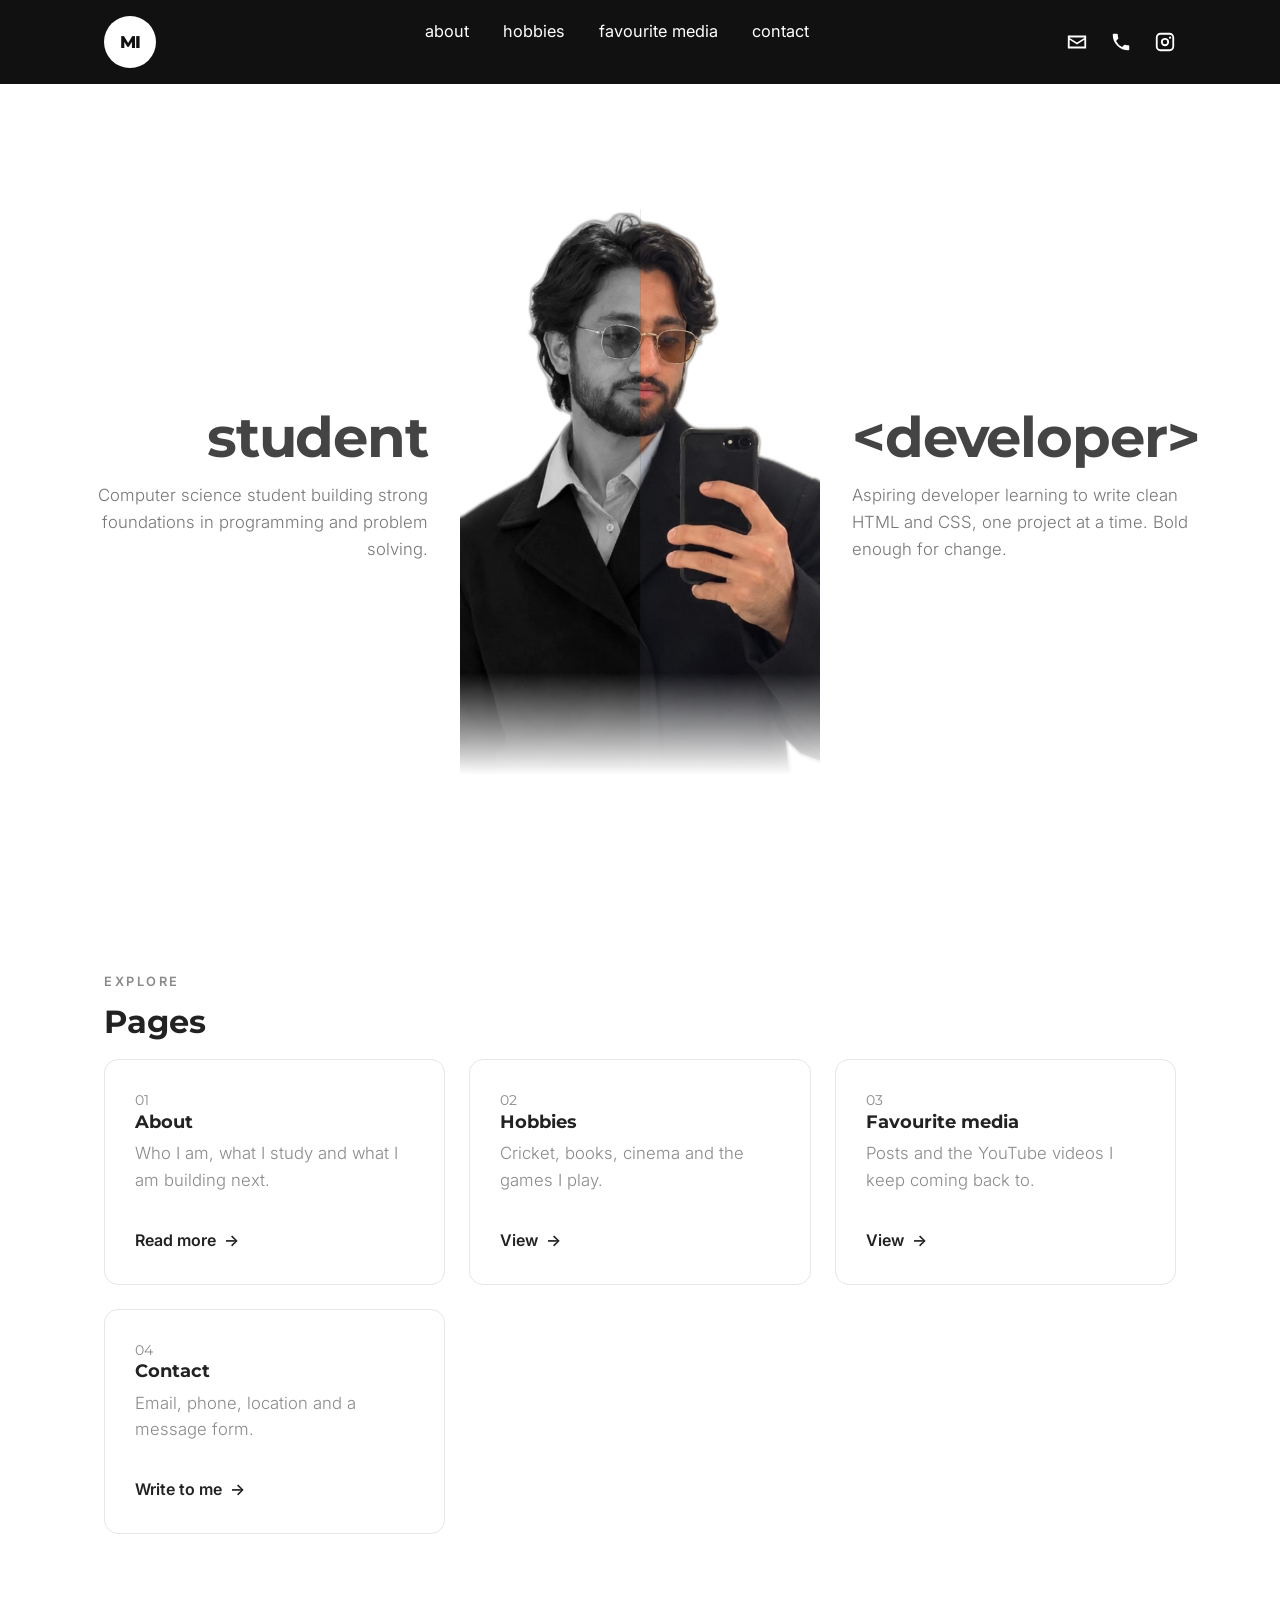
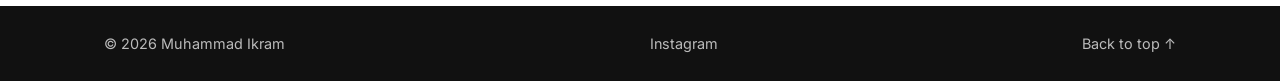
<file: index.html>
<!DOCTYPE html>
<html lang="en">
<head>
  <meta charset="UTF-8">
  <meta name="viewport" content="width=device-width, initial-scale=1.0">
  <meta name="description" content="Muhammad Ikram - CS student and aspiring developer.">
  <meta name="author" content="Muhammad Ikram">
  <title>Home | Muhammad Ikram</title>
  <link rel="icon" href="images/profile.png">
  <link rel="preconnect" href="https://fonts.googleapis.com">
  <link rel="preconnect" href="https://fonts.gstatic.com" crossorigin>
  <link href="https://fonts.googleapis.com/css2?family=Montserrat:wght@400;600;700;800&family=Inter:wght@300;400;600&display=swap" rel="stylesheet">
  <link rel="stylesheet" href="css/style.css">
</head>
<body id="top">
<header>
  <div class="topbar">
    <a class="logo" href="index.html" aria-label="Home">MI</a>
    <nav aria-label="Main navigation">
      <ul class="menu">
        <li><a href="about.html">about</a></li>
        <li><a href="hobbies.html">hobbies</a></li>
        <li><a href="media.html">favourite media</a></li>
        <li><a href="contact.html">contact</a></li>
      </ul>
    </nav>
    <div class="socials">
      <a href="mailto:ikramimtiaz147@gmail.com" aria-label="Email Muhammad Ikram"><svg viewBox="0 0 24 24" aria-hidden="true"><path d="M2 5h20v14H2zm2 2v.5l8 5 8-5V7zm16 10V9.6l-8 5-8-5V17z"/></svg></a>
      <a href="tel:03114432188" aria-label="Call Muhammad Ikram"><svg viewBox="0 0 24 24" aria-hidden="true"><path d="M6.6 10.8a15.1 15.1 0 0 0 6.6 6.6l2.2-2.2a1 1 0 0 1 1-.25 11.4 11.4 0 0 0 3.6.57 1 1 0 0 1 1 1V20a1 1 0 0 1-1 1A17 17 0 0 1 3 4a1 1 0 0 1 1-1h3.5a1 1 0 0 1 1 1c0 1.25.2 2.45.57 3.57a1 1 0 0 1-.25 1z"/></svg></a>
      <a href="https://www.instagram.com/i_k_ram39/" target="_blank" rel="noopener" aria-label="Instagram profile of Muhammad Ikram"><svg viewBox="0 0 24 24" aria-hidden="true"><path d="M7 2h10a5 5 0 0 1 5 5v10a5 5 0 0 1-5 5H7a5 5 0 0 1-5-5V7a5 5 0 0 1 5-5zm0 2a3 3 0 0 0-3 3v10a3 3 0 0 0 3 3h10a3 3 0 0 0 3-3V7a3 3 0 0 0-3-3H7zm5 3.5a4.5 4.5 0 1 1 0 9 4.5 4.5 0 0 1 0-9zm0 2a2.5 2.5 0 1 0 0 5 2.5 2.5 0 0 0 0-5zM17.5 6a1.25 1.25 0 1 1 0 2.5 1.25 1.25 0 0 1 0-2.5z"/></svg></a>
    </div>
  </div>
</header>
<main>
  <section class="stage">
    <article class="wrap stage-grid">
      <div class="word word-left">
        <a href="about.html">student</a>
        <p class="sub">Computer science student building strong foundations in programming and problem solving.</p>
      </div>
      <div class="split" aria-label="Portrait of Muhammad Ikram, split in black and white and colour">
        <img class="half-left" src="images/profile-cutout.png" alt="">
        <img class="half-right" src="images/profile-cutout.png" alt="Portrait of Muhammad Ikram wearing sunglasses and a dark coat">
      </div>
      <div class="word word-right">
        <a href="hobbies.html">&lt;developer&gt;</a>
        <p class="sub">Aspiring developer learning to write clean HTML and CSS, one project at a time. Bold enough for change.</p>
      </div>
    </article>
  </section>

  <section>
    <div class="wrap">
      <p class="eyebrow reveal">Explore</p>
      <h2 class="reveal">Pages</h2>
      <div class="grid">
        <a class="card tile reveal" href="about.html">
          <span class="num">01</span>
          <div><h3>About</h3><p>Who I am, what I study and what I am building next.</p></div>
          <span class="go">Read more <span>&rarr;</span></span>
        </a>
        <a class="card tile reveal d1" href="hobbies.html">
          <span class="num">02</span>
          <div><h3>Hobbies</h3><p>Cricket, books, cinema and the games I play.</p></div>
          <span class="go">View <span>&rarr;</span></span>
        </a>
        <a class="card tile reveal d2" href="media.html">
          <span class="num">03</span>
          <div><h3>Favourite media</h3><p>Posts and the YouTube videos I keep coming back to.</p></div>
          <span class="go">View <span>&rarr;</span></span>
        </a>
        <a class="card tile reveal d3" href="contact.html">
          <span class="num">04</span>
          <div><h3>Contact</h3><p>Email, phone, location and a message form.</p></div>
          <span class="go">Write to me <span>&rarr;</span></span>
        </a>
      </div>
    </div>
  </section>
</main>
<footer>
  <div class="wrap">
    <span>&copy; 2026 Muhammad Ikram</span>
    <a href="https://www.instagram.com/i_k_ram39/" target="_blank" rel="noopener">Instagram</a>
    <a href="#top">Back to top &uarr;</a>
  </div>
</footer>
<script src="js/main.js"></script>
</body>
</html>
</file>
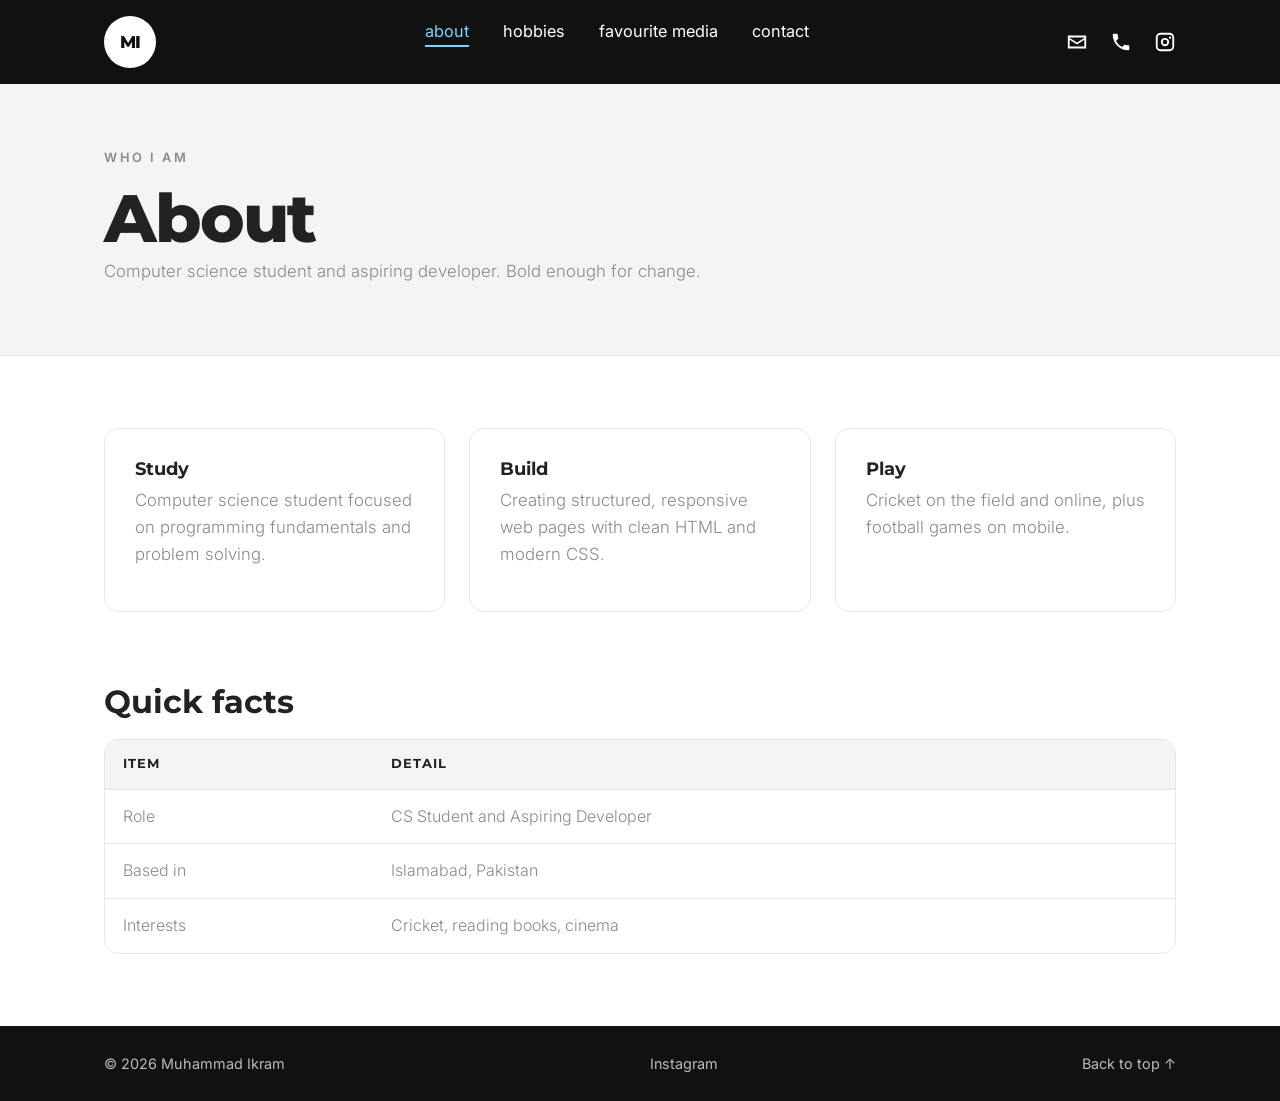
<file: about.html>
<!DOCTYPE html>
<html lang="en">
<head>
  <meta charset="UTF-8">
  <meta name="viewport" content="width=device-width, initial-scale=1.0">
  <meta name="description" content="Muhammad Ikram - About Muhammad Ikram.">
  <meta name="author" content="Muhammad Ikram">
  <title>About | Muhammad Ikram</title>
  <link rel="icon" href="images/profile.png">
  <link rel="preconnect" href="https://fonts.googleapis.com">
  <link rel="preconnect" href="https://fonts.gstatic.com" crossorigin>
  <link href="https://fonts.googleapis.com/css2?family=Montserrat:wght@400;600;700;800&family=Inter:wght@300;400;600&display=swap" rel="stylesheet">
  <link rel="stylesheet" href="css/style.css">
</head>
<body id="top">
<header>
  <div class="topbar">
    <a class="logo" href="index.html" aria-label="Home">MI</a>
    <nav aria-label="Main navigation">
      <ul class="menu">
        <li><a href="about.html" class="active" aria-current="page">about</a></li>
        <li><a href="hobbies.html">hobbies</a></li>
        <li><a href="media.html">favourite media</a></li>
        <li><a href="contact.html">contact</a></li>
      </ul>
    </nav>
    <div class="socials">
      <a href="mailto:ikramimtiaz147@gmail.com" aria-label="Email Muhammad Ikram"><svg viewBox="0 0 24 24" aria-hidden="true"><path d="M2 5h20v14H2zm2 2v.5l8 5 8-5V7zm16 10V9.6l-8 5-8-5V17z"/></svg></a>
      <a href="tel:03114432188" aria-label="Call Muhammad Ikram"><svg viewBox="0 0 24 24" aria-hidden="true"><path d="M6.6 10.8a15.1 15.1 0 0 0 6.6 6.6l2.2-2.2a1 1 0 0 1 1-.25 11.4 11.4 0 0 0 3.6.57 1 1 0 0 1 1 1V20a1 1 0 0 1-1 1A17 17 0 0 1 3 4a1 1 0 0 1 1-1h3.5a1 1 0 0 1 1 1c0 1.25.2 2.45.57 3.57a1 1 0 0 1-.25 1z"/></svg></a>
      <a href="https://www.instagram.com/i_k_ram39/" target="_blank" rel="noopener" aria-label="Instagram profile of Muhammad Ikram"><svg viewBox="0 0 24 24" aria-hidden="true"><path d="M7 2h10a5 5 0 0 1 5 5v10a5 5 0 0 1-5 5H7a5 5 0 0 1-5-5V7a5 5 0 0 1 5-5zm0 2a3 3 0 0 0-3 3v10a3 3 0 0 0 3 3h10a3 3 0 0 0 3-3V7a3 3 0 0 0-3-3H7zm5 3.5a4.5 4.5 0 1 1 0 9 4.5 4.5 0 0 1 0-9zm0 2a2.5 2.5 0 1 0 0 5 2.5 2.5 0 0 0 0-5zM17.5 6a1.25 1.25 0 1 1 0 2.5 1.25 1.25 0 0 1 0-2.5z"/></svg></a>
    </div>
  </div>
</header>
<main>
  <div class="band">
    <div class="wrap">
      <p class="eyebrow reveal">Who I am</p>
      <h1 class="reveal d1">About</h1>
      <p class="reveal d2">Computer science student and aspiring developer. Bold enough for change.</p>
    </div>
  </div>

  <section>
    <div class="wrap grid">
      <article class="card reveal">
        <h3>Study</h3>
        <p>Computer science student focused on programming fundamentals and problem solving.</p>
      </article>
      <article class="card reveal d1">
        <h3>Build</h3>
        <p>Creating structured, responsive web pages with clean HTML and modern CSS.</p>
      </article>
      <article class="card reveal d2">
        <h3>Play</h3>
        <p>Cricket on the field and online, plus football games on mobile.</p>
      </article>
    </div>
  </section>

  <section style="padding-top:0">
    <div class="wrap">
      <h2 class="reveal">Quick facts</h2>
      <div class="table-wrap reveal">
        <table>
          <thead><tr><th>Item</th><th>Detail</th></tr></thead>
          <tbody>
            <tr><td>Role</td><td>CS Student and Aspiring Developer</td></tr>
            <tr><td>Based in</td><td>Islamabad, Pakistan</td></tr>
            <tr><td>Interests</td><td>Cricket, reading books, cinema</td></tr>
          </tbody>
        </table>
      </div>
    </div>
  </section>
</main>
<footer>
  <div class="wrap">
    <span>&copy; 2026 Muhammad Ikram</span>
    <a href="https://www.instagram.com/i_k_ram39/" target="_blank" rel="noopener">Instagram</a>
    <a href="#top">Back to top &uarr;</a>
  </div>
</footer>
<script src="js/main.js"></script>
</body>
</html>
</file>
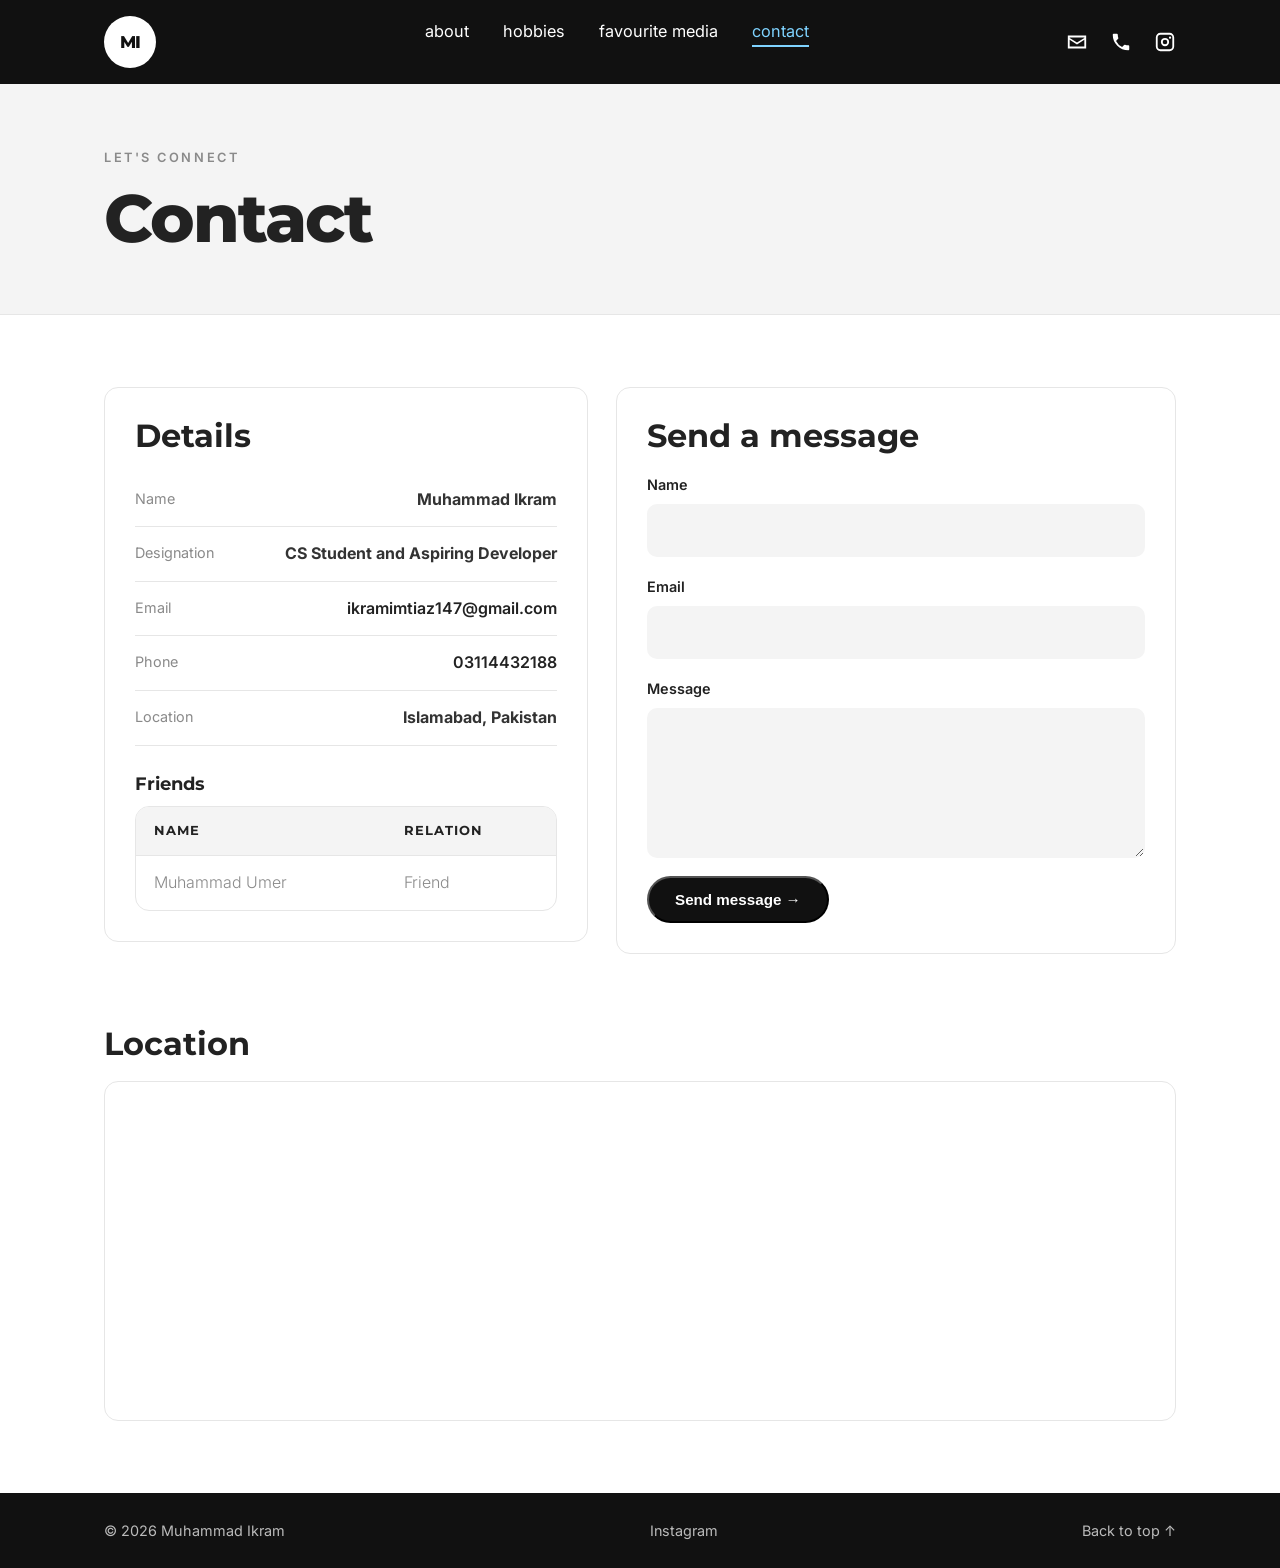
<file: contact.html>
<!DOCTYPE html>
<html lang="en">
<head>
  <meta charset="UTF-8">
  <meta name="viewport" content="width=device-width, initial-scale=1.0">
  <meta name="description" content="Muhammad Ikram - Get in touch by email, phone or the contact form.">
  <meta name="author" content="Muhammad Ikram">
  <title>Contact | Muhammad Ikram</title>
  <link rel="icon" href="images/profile.png">
  <link rel="preconnect" href="https://fonts.googleapis.com">
  <link rel="preconnect" href="https://fonts.gstatic.com" crossorigin>
  <link href="https://fonts.googleapis.com/css2?family=Montserrat:wght@400;600;700;800&family=Inter:wght@300;400;600&display=swap" rel="stylesheet">
  <link rel="stylesheet" href="css/style.css">
</head>
<body id="top">
<header>
  <div class="topbar">
    <a class="logo" href="index.html" aria-label="Home">MI</a>
    <nav aria-label="Main navigation">
      <ul class="menu">
        <li><a href="about.html">about</a></li>
        <li><a href="hobbies.html">hobbies</a></li>
        <li><a href="media.html">favourite media</a></li>
        <li><a href="contact.html" class="active" aria-current="page">contact</a></li>
      </ul>
    </nav>
    <div class="socials">
      <a href="mailto:ikramimtiaz147@gmail.com" aria-label="Email Muhammad Ikram"><svg viewBox="0 0 24 24" aria-hidden="true"><path d="M2 5h20v14H2zm2 2v.5l8 5 8-5V7zm16 10V9.6l-8 5-8-5V17z"/></svg></a>
      <a href="tel:03114432188" aria-label="Call Muhammad Ikram"><svg viewBox="0 0 24 24" aria-hidden="true"><path d="M6.6 10.8a15.1 15.1 0 0 0 6.6 6.6l2.2-2.2a1 1 0 0 1 1-.25 11.4 11.4 0 0 0 3.6.57 1 1 0 0 1 1 1V20a1 1 0 0 1-1 1A17 17 0 0 1 3 4a1 1 0 0 1 1-1h3.5a1 1 0 0 1 1 1c0 1.25.2 2.45.57 3.57a1 1 0 0 1-.25 1z"/></svg></a>
      <a href="https://www.instagram.com/i_k_ram39/" target="_blank" rel="noopener" aria-label="Instagram profile of Muhammad Ikram"><svg viewBox="0 0 24 24" aria-hidden="true"><path d="M7 2h10a5 5 0 0 1 5 5v10a5 5 0 0 1-5 5H7a5 5 0 0 1-5-5V7a5 5 0 0 1 5-5zm0 2a3 3 0 0 0-3 3v10a3 3 0 0 0 3 3h10a3 3 0 0 0 3-3V7a3 3 0 0 0-3-3H7zm5 3.5a4.5 4.5 0 1 1 0 9 4.5 4.5 0 0 1 0-9zm0 2a2.5 2.5 0 1 0 0 5 2.5 2.5 0 0 0 0-5zM17.5 6a1.25 1.25 0 1 1 0 2.5 1.25 1.25 0 0 1 0-2.5z"/></svg></a>
    </div>
  </div>
</header>
<main>
  <div class="band">
    <div class="wrap">
      <p class="eyebrow reveal">Let's connect</p>
      <h1 class="reveal d1">Contact</h1>
    </div>
  </div>

  <section>
    <div class="wrap contact-grid">
      <article class="card reveal">
        <h2>Details</h2>
        <div class="info-row"><span>Name</span><strong>Muhammad Ikram</strong></div>
        <div class="info-row"><span>Designation</span><strong>CS Student and Aspiring Developer</strong></div>
        <div class="info-row"><span>Email</span><a href="mailto:ikramimtiaz147@gmail.com">ikramimtiaz147@gmail.com</a></div>
        <div class="info-row"><span>Phone</span><a href="tel:03114432188">03114432188</a></div>
        <div class="info-row"><span>Location</span><strong>Islamabad, Pakistan</strong></div>
        <h3 style="margin-top:28px">Friends</h3>
        <div class="table-wrap" style="margin-top:12px">
          <table>
            <thead><tr><th>Name</th><th>Relation</th></tr></thead>
            <tbody><tr><td>Muhammad Umer</td><td>Friend</td></tr></tbody>
          </table>
        </div>
      </article>

      <article class="card reveal d1">
        <h2>Send a message</h2>
        <form action="https://formsubmit.co/ikramimtiaz147@gmail.com" method="POST">
          <input type="hidden" name="_subject" value="New portfolio message">
          <input type="hidden" name="_captcha" value="true">
          <label>Name <input type="text" name="name" required></label>
          <label>Email <input type="email" name="email" required></label>
          <label>Message <textarea name="message" required></textarea></label>
          <button class="btn" type="submit" style="justify-self:start">Send message &rarr;</button>
        </form>
      </article>
    </div>
  </section>

  <section style="padding-top:0">
    <div class="wrap">
      <h2 class="reveal">Location</h2>
      <div class="map reveal">
        <iframe src="https://www.google.com/maps?q=Islamabad,+Pakistan&amp;output=embed" title="Map of Islamabad, Pakistan" loading="lazy" referrerpolicy="no-referrer-when-downgrade"></iframe>
      </div>
    </div>
  </section>
</main>
<footer>
  <div class="wrap">
    <span>&copy; 2026 Muhammad Ikram</span>
    <a href="https://www.instagram.com/i_k_ram39/" target="_blank" rel="noopener">Instagram</a>
    <a href="#top">Back to top &uarr;</a>
  </div>
</footer>
<script src="js/main.js"></script>
</body>
</html>
</file>
<file: css/style.css>
/* ===== Theme (matches the reference layout: black bar, white stage, bold split words) ===== */
:root {
  --bar: #111111;
  --bg: #ffffff;
  --ink: #333333;
  --ink-strong: #222222;
  --muted: #8a8a8a;
  --soft: #f4f4f4;
  --line: #e6e6e6;
  --accent: #7fd3ff;
  --ease: cubic-bezier(.2,.7,.2,1);
  --head: 'Montserrat', 'Helvetica Neue', Arial, sans-serif;
  --body: 'Inter', 'Helvetica Neue', Arial, sans-serif;
}
* { box-sizing: border-box; margin: 0; padding: 0; }
html { scroll-behavior: smooth; }
body { background: var(--bg); color: var(--ink); font-family: var(--body); line-height: 1.6; -webkit-font-smoothing: antialiased; overflow-x: hidden; }
img, iframe { max-width: 100%; display: block; }
a { color: inherit; text-decoration: none; }
h1, h2, h3 { font-family: var(--head); color: var(--ink-strong); line-height: 1.15; }
h2 { font-size: clamp(1.5rem, 3vw, 2rem); font-weight: 700; margin-bottom: 18px; }
h3 { font-size: 1.1rem; font-weight: 700; margin-bottom: 8px; }
p { color: var(--muted); margin-bottom: 14px; font-weight: 300; font-size: 1.05rem; }
ol, ul { color: var(--muted); padding-left: 22px; margin-bottom: 14px; }
li { margin-bottom: 8px; }
.wrap { max-width: 1200px; margin: 0 auto; padding: 0 5%; }
section { padding: 72px 0; }

/* ===== Top bar: black, logo left, links and icons right ===== */
header { position: sticky; top: 0; z-index: 50; background: var(--bar); }
.topbar { display: flex; align-items: center; justify-content: space-between; gap: 20px; flex-wrap: wrap; min-height: 84px; padding: 14px 5%; max-width: 1200px; margin: 0 auto; }
.logo { width: 52px; height: 52px; border-radius: 50%; background: #fff; color: var(--bar); display: grid; place-items: center; font-family: var(--head); font-weight: 800; font-size: 1.05rem; letter-spacing: -1px; transition: transform .4s var(--ease); }
.logo:hover { transform: rotate(-12deg) scale(1.06); }
.menu { display: flex; align-items: center; gap: 34px; list-style: none; flex-wrap: wrap; }
.menu a { position: relative; color: #fff; font-size: 1.02rem; font-weight: 400; padding: 6px 0; transition: color .25s; }
.menu a::after { content: ""; position: absolute; left: 0; right: 0; bottom: 0; height: 2px; background: var(--accent); transform: scaleX(0); transition: transform .35s var(--ease); }
.menu a:hover, .menu a.active { color: var(--accent); }
.menu a:hover::after, .menu a.active::after { transform: scaleX(1); }
.socials { display: flex; gap: 22px; align-items: center; margin-left: 10px; }
.socials a { color: #fff; width: 22px; height: 22px; transition: transform .3s var(--ease), color .3s; }
.socials a:hover { color: var(--accent); transform: translateY(-3px); }
.socials svg { width: 100%; height: 100%; fill: currentColor; }

/* ===== Home stage: two bold words, cut-out photo in the centre (matches reference layout) ===== */
.stage { min-height: calc(100vh - 84px); display: flex; align-items: center; padding: 48px 0; overflow: hidden; }
.stage-grid { display: grid; grid-template-columns: minmax(0,1fr) minmax(0,360px) minmax(0,1fr); align-items: center; gap: 32px; width: 100%; max-width: 1280px; margin: 0 auto; padding: 0 4%; }
.word { font-family: var(--head); font-weight: 700; font-size: clamp(2.4rem, 4.4vw, 4.2rem); letter-spacing: -0.02em; color: #444; line-height: 1.05; white-space: nowrap; }
.word a { color: inherit; transition: color .3s; }
.word a:hover { color: var(--accent); }
.word-left { text-align: right; }
.word-right { text-align: left; }
.sub { font-family: var(--body); font-weight: 300; font-size: 1.05rem; letter-spacing: 0; line-height: 1.6; color: #777; margin-top: 16px; white-space: normal; max-width: 360px; }
.word-left .sub { margin-left: auto; }
.word-left, .word-right { opacity: 0; transition: opacity 1s var(--ease), transform 1s var(--ease); }
.word-left { transform: translateX(-30px); }
.word-right { transform: translateX(30px); }
.stage.ready .word-left, .stage.ready .word-right { opacity: 1; transform: none; }

.split { position: relative; width: 100%; max-width: 360px; aspect-ratio: 573 / 900; justify-self: center; -webkit-mask-image: linear-gradient(to bottom, #000 82%, transparent 100%); mask-image: linear-gradient(to bottom, #000 82%, transparent 100%); }
.split img { position: absolute; inset: 0; width: 100%; height: 100%; object-fit: contain; }
.split .half-left { clip-path: inset(0 50% 0 0); filter: grayscale(1) contrast(1.1); }
.split .half-right { clip-path: inset(0 0 0 50%); }
.split::after { content: ""; position: absolute; top: 0; bottom: 0; left: 50%; width: 1px; background: rgba(0,0,0,.08); }

/* ===== Buttons ===== */
.btn { display: inline-flex; align-items: center; gap: 10px; padding: 13px 26px; border-radius: 999px; background: var(--bar); color: #fff; font-weight: 600; font-size: .95rem; transition: transform .25s var(--ease), background .25s; }
.btn:hover { transform: translateY(-2px); background: var(--accent); color: var(--bar); }
.btn-ghost { background: transparent; color: var(--ink-strong); border: 1px solid var(--ink-strong); }
.btn-ghost:hover { background: var(--ink-strong); color: #fff; }
.btn-row { display: flex; gap: 14px; flex-wrap: wrap; margin-top: 26px; }

/* ===== Page header band (inner pages) ===== */
.band { background: var(--soft); padding: 64px 0 56px; border-bottom: 1px solid var(--line); }
.band h1 { font-family: var(--head); font-weight: 800; font-size: clamp(2.4rem, 6vw, 4.2rem); letter-spacing: -0.03em; color: var(--ink-strong); }
.band p { max-width: 620px; }
.eyebrow { font-size: .8rem; font-weight: 600; text-transform: uppercase; letter-spacing: .2em; color: var(--muted); margin-bottom: 12px; }

/* ===== Cards and tiles ===== */
.grid { display: grid; grid-template-columns: repeat(auto-fit, minmax(260px, 1fr)); gap: 24px; }
.card { background: #fff; border: 1px solid var(--line); border-radius: 14px; padding: 30px; transition: transform .35s var(--ease), box-shadow .35s var(--ease), border-color .35s; }
.card:hover { transform: translateY(-6px); box-shadow: 0 22px 40px -26px rgba(0,0,0,.35); border-color: #d6d6d6; }
.tile { display: flex; flex-direction: column; justify-content: space-between; min-height: 200px; }
.tile .num { font-family: var(--head); font-size: .85rem; color: var(--muted); }
.tile .go { margin-top: 20px; font-weight: 600; color: var(--ink-strong); display: inline-flex; gap: 8px; }
.tile .go span { transition: transform .3s var(--ease); }
.tile:hover .go span { transform: translateX(6px); }

/* ===== Captions ===== */
figure { margin-bottom: 22px; }
.caption { font-size: .9rem; color: var(--muted); margin-top: 8px; font-weight: 400; }

/* ===== Tables ===== */
.table-wrap { overflow-x: auto; border: 1px solid var(--line); border-radius: 14px; background: #fff; }
table { width: 100%; border-collapse: collapse; min-width: 420px; }
th, td { padding: 14px 18px; text-align: left; border-bottom: 1px solid var(--line); }
th { background: var(--soft); font-family: var(--head); font-size: .8rem; text-transform: uppercase; letter-spacing: .08em; color: var(--ink-strong); }
td { color: var(--muted); font-weight: 300; }
tbody tr { transition: background .25s, transform .25s var(--ease); }
tbody tr:hover { background: var(--soft); color: var(--ink-strong); transform: translateX(4px); }
tbody tr:last-child td { border-bottom: 0; }

/* ===== Media ===== */
.media-grid { display: grid; grid-template-columns: 1fr 1fr; gap: 36px; align-items: start; }
.media-grid img { width: 100%; border-radius: 14px; margin-bottom: 18px; transition: transform .5s var(--ease); }
.media-grid img:hover { transform: scale(1.015); }
.video { position: relative; aspect-ratio: 16 / 9; margin-bottom: 22px; border-radius: 14px; overflow: hidden; background: #000; }
.video iframe { position: absolute; inset: 0; width: 100%; height: 100%; border: 0; }

/* ===== Contact ===== */
.contact-grid { display: grid; grid-template-columns: .9fr 1.1fr; gap: 28px; align-items: start; }
.info-row { display: flex; justify-content: space-between; gap: 16px; padding: 14px 0; border-bottom: 1px solid var(--line); }
.info-row:last-child { border-bottom: 0; }
.info-row span:first-child { color: var(--muted); font-size: .9rem; }
.info-row a { font-weight: 600; color: var(--ink-strong); }
.info-row a:hover { color: var(--accent); }
form { display: grid; gap: 18px; }
label { display: grid; gap: 8px; font-size: .9rem; font-weight: 600; color: var(--ink-strong); }
input, textarea { width: 100%; padding: 14px 16px; background: var(--soft); color: var(--ink-strong); border: 1px solid transparent; border-radius: 10px; font: inherit; font-weight: 400; transition: border-color .25s, background .25s; }
textarea { min-height: 150px; resize: vertical; }
input:focus, textarea:focus { outline: none; border-color: var(--ink-strong); background: #fff; }
.map iframe { width: 100%; height: 340px; border: 1px solid var(--line); border-radius: 14px; }

/* ===== Footer: mirrors the top bar ===== */
footer { background: var(--bar); color: #bbb; padding: 26px 0; font-size: .9rem; }
footer .wrap { display: flex; justify-content: space-between; flex-wrap: wrap; gap: 12px; }
footer a:hover { color: var(--accent); }

/* ===== Entrance animations ===== */
.reveal { opacity: 0; transform: translateY(26px); transition: opacity .8s var(--ease), transform .8s var(--ease); }
.reveal.in { opacity: 1; transform: none; }
.reveal.d1 { transition-delay: .1s; }
.reveal.d2 { transition-delay: .2s; }
.reveal.d3 { transition-delay: .3s; }

/* ===== Responsive: no horizontal scroll at 375px ===== */
@media (max-width: 900px) {
  .stage { min-height: auto; padding: 24px 0 40px; }
  .stage-grid { grid-template-columns: 1fr; justify-items: center; gap: 22px; }
  .split { order: -1; max-width: 260px; }
  .word-left, .word-right { text-align: center; white-space: normal; }
  .word-left .sub, .word-right .sub { margin: 12px auto 0; }
  .word { font-size: clamp(2.6rem, 11vw, 3.6rem); }
  .contact-grid, .media-grid { grid-template-columns: 1fr; }
  .socials { margin-left: 0; }
}
@media (max-width: 600px) {
  .menu { gap: 18px; }
  .menu a { font-size: .95rem; }
  section { padding: 52px 0; }
  .card { padding: 22px; }
  .info-row { flex-direction: column; gap: 4px; }
}

/* ===== Reduced motion ===== */
@media (prefers-reduced-motion: reduce) {
  *, *::before, *::after { animation: none !important; transition: none !important; scroll-behavior: auto !important; }
  .reveal, .word-left, .word-right { opacity: 1; transform: none; }
}

/* ===== YouTube click-to-play thumbnails ===== */
.video.yt { background: #000; }
.yt-thumb { position: absolute; inset: 0; width: 100%; height: 100%; border: 0; padding: 0; background: #000; cursor: pointer; }
.yt-thumb img { width: 100%; height: 100%; object-fit: cover; opacity: .9; transition: opacity .3s, transform .5s var(--ease); }
.yt-thumb:hover img { opacity: 1; transform: scale(1.03); }
.yt-thumb .play { position: absolute; left: 50%; top: 50%; transform: translate(-50%, -50%); width: 68px; height: 48px; border-radius: 14px; background: #ff0000; color: #fff; display: grid; place-items: center; font-size: 22px; transition: transform .3s var(--ease); }
.yt-thumb:hover .play { transform: translate(-50%, -50%) scale(1.1); }
.yt-fallback { margin-top: -8px; }
.yt-fallback a { color: var(--ink-strong); font-weight: 600; font-size: .95rem; }
.yt-fallback a:hover { color: var(--accent); }
</file>
